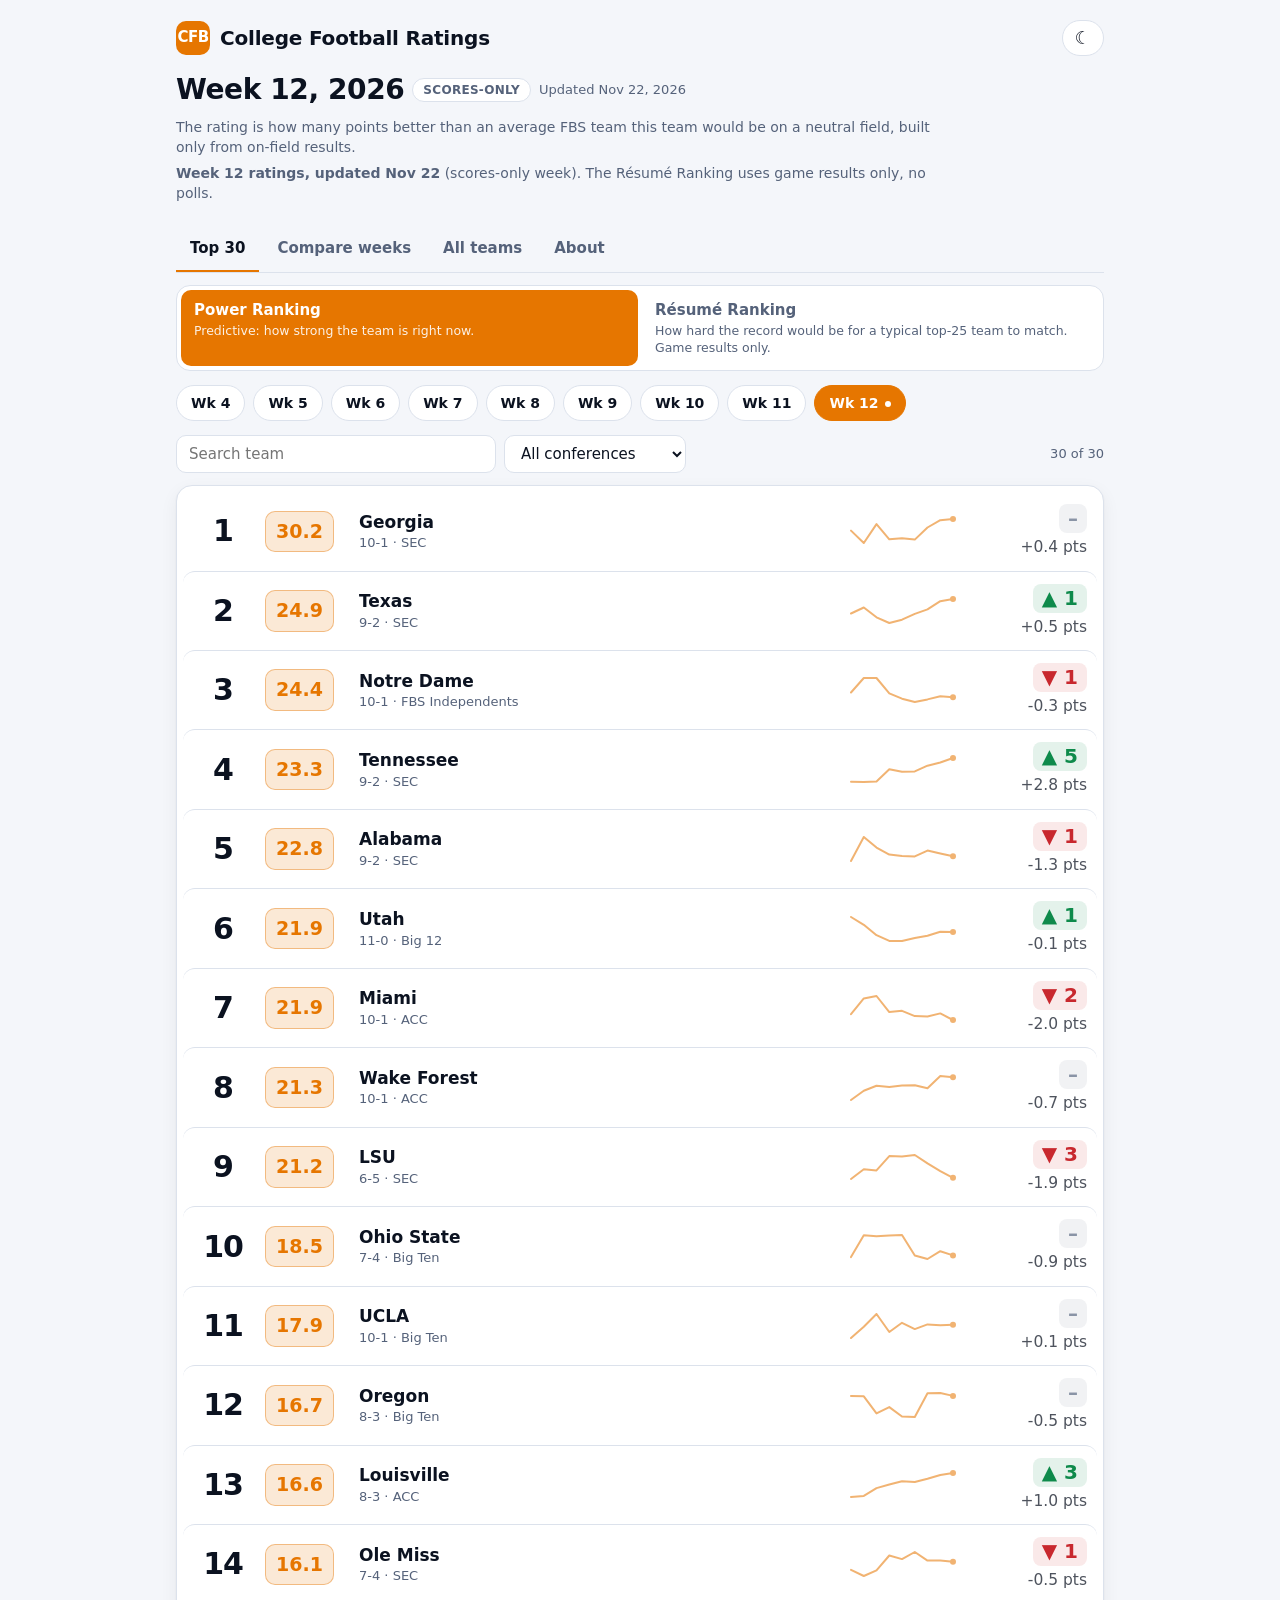
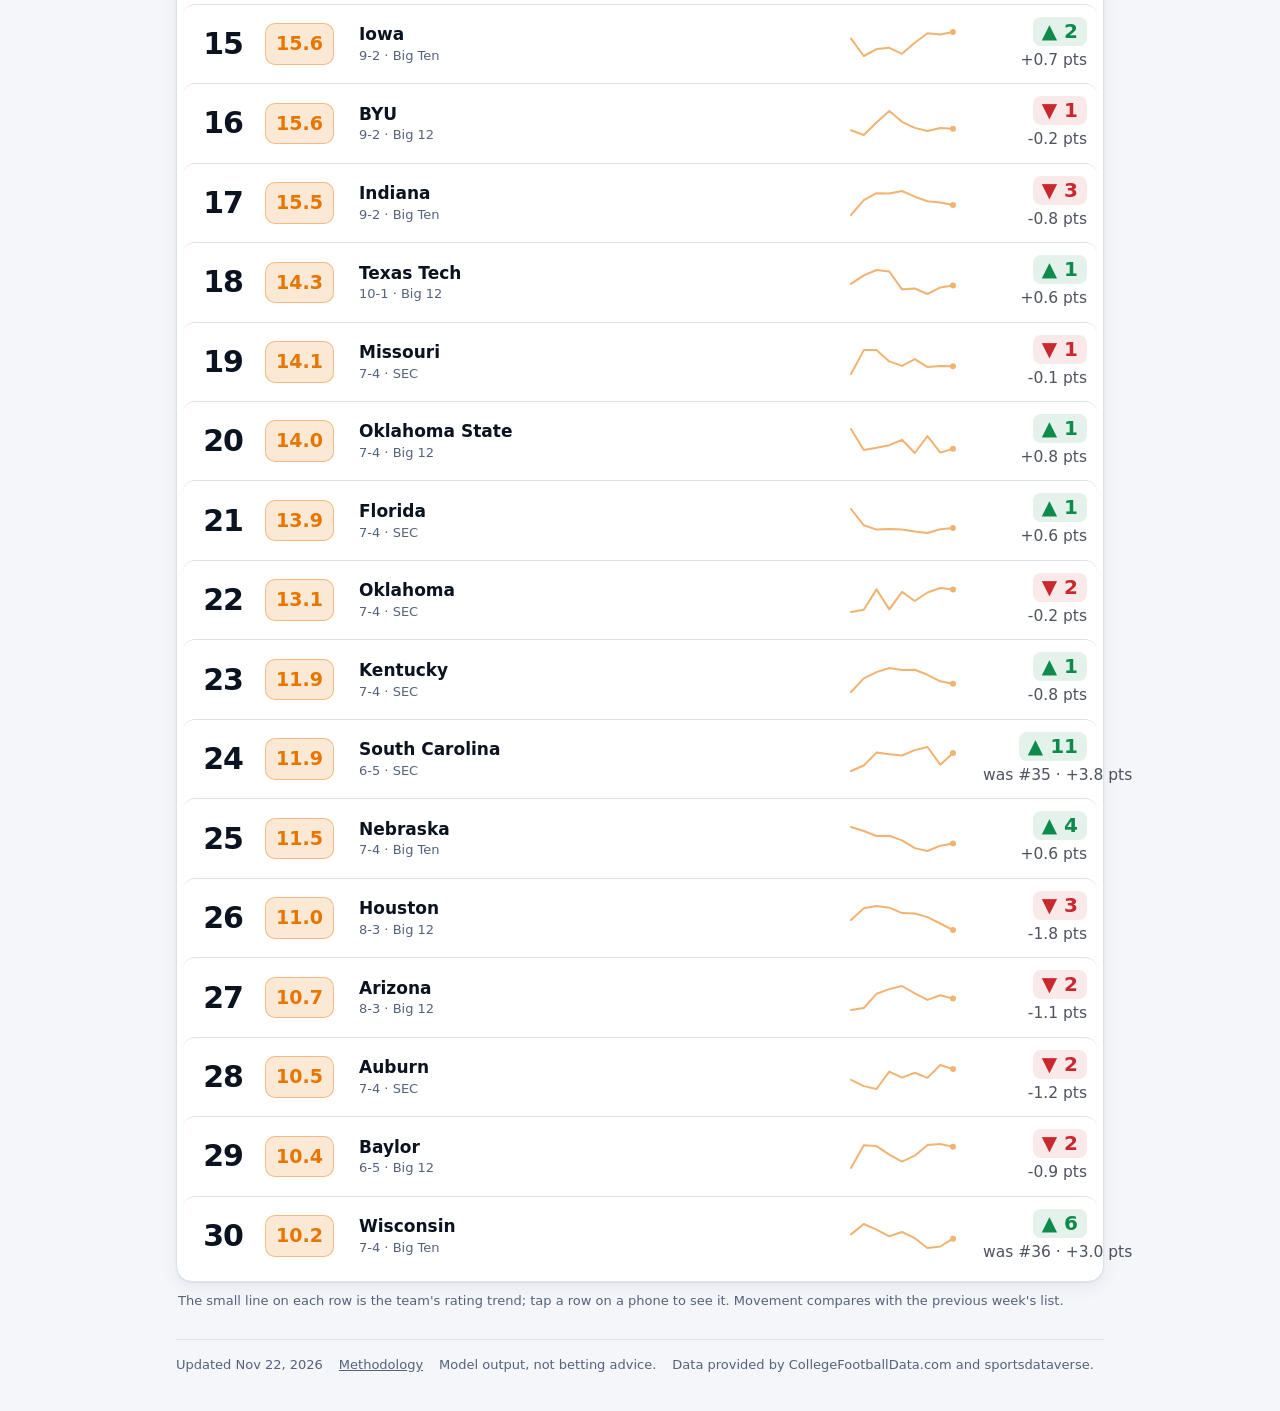
<file: docs/index.html>
<!doctype html>
<html lang="en" data-theme="dark">
<head>
<meta charset="utf-8">
<meta name="viewport" content="width=device-width,initial-scale=1,viewport-fit=cover">
<title>College Football Ratings 2026</title>
<meta name="description" content="Independent college football power ratings for every FBS team, built from on-field results only.">
<meta name="referrer" content="no-referrer">
<meta name="color-scheme" content="dark light">
<link rel="icon" href="assets/favicon.svg" type="image/svg+xml">
<script src="assets/theme.js"></script>
<link rel="stylesheet" href="assets/style.css">
</head>
<body>
<div class="wrap">
  <header class="top">
    <div class="titlebar">
      <a class="brand" href="#/"><span class="logo">CFB</span><h1>College Football Ratings</h1></a>
      <button class="iconbtn" id="themeBtn" type="button" aria-label="Toggle light or dark theme"></button>
    </div>
    <div class="weekline" id="weekline"></div>
    <p class="explain" id="explain">The rating is how many points better than an average FBS team this team would be on a neutral field, built only from on-field results.</p>
    <p class="explain" id="weeknote">Weekly ratings built from on-field results only. The Résumé Ranking uses game results only, no polls.</p>
  </header>
  <nav class="tabs" id="tabs" aria-label="Sections">
    <a id="tab-top" href="#/">Top 30</a>
    <a id="tab-compare" href="#/compare">Compare weeks</a>
    <a id="tab-teams" href="#/teams">All teams</a>
    <a id="tab-about" href="about.html">About</a>
  </nav>
  <main id="main"><div class="empty">Loading ratings…</div></main>
  <noscript><div class="err">This page needs JavaScript to show the ratings. The raw weekly data is at <a href="data/index.json">data/index.json</a>.</div></noscript>
  <footer class="foot" id="foot"></footer>
</div>
<script src="assets/common.js"></script>
<script src="assets/app.js"></script>
</body>
</html>
</file>
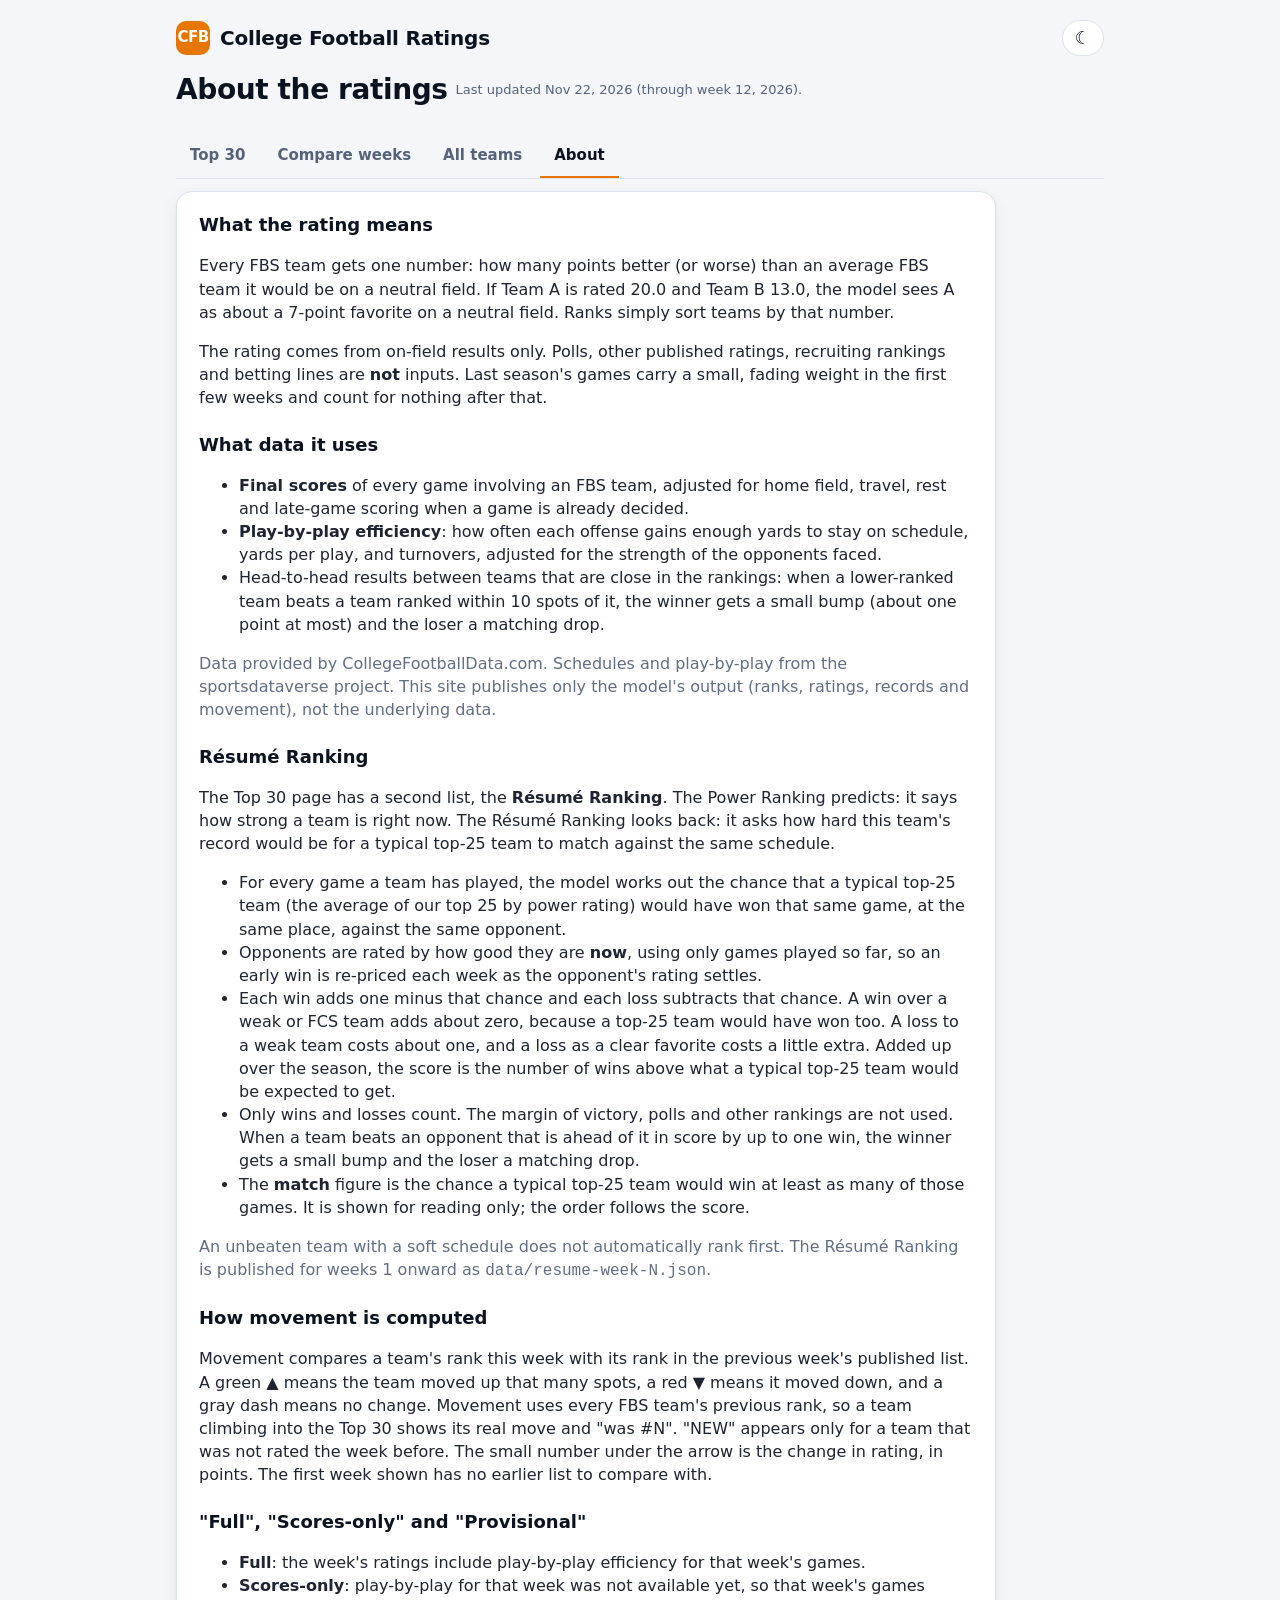
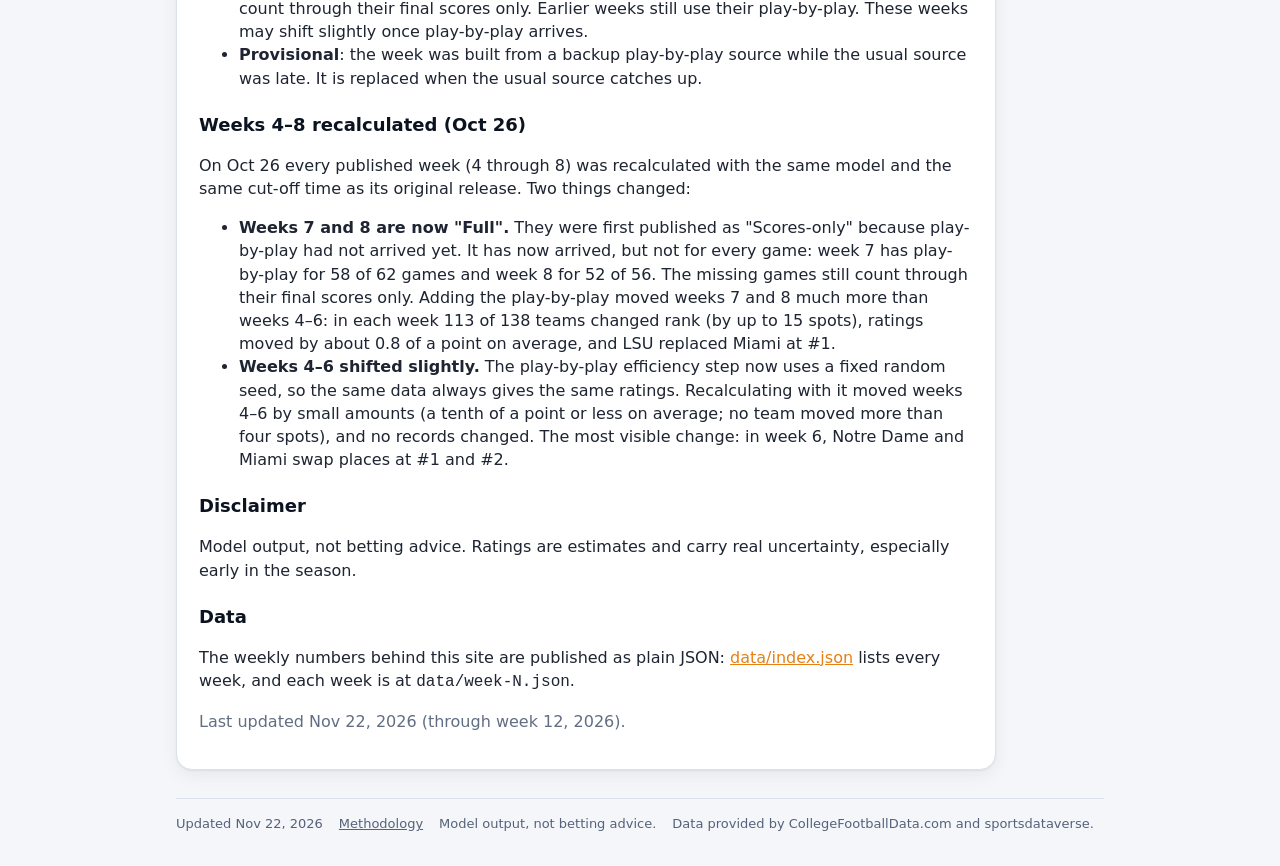
<file: docs/about.html>
<!doctype html>
<html lang="en" data-theme="dark">
<head>
<meta charset="utf-8">
<meta name="viewport" content="width=device-width,initial-scale=1,viewport-fit=cover">
<title>About the ratings · College Football Ratings 2026</title>
<meta name="description" content="How the college football ratings are built, in plain English.">
<meta name="referrer" content="no-referrer">
<meta name="color-scheme" content="dark light">
<link rel="icon" href="assets/favicon.svg" type="image/svg+xml">
<script src="assets/theme.js"></script>
<link rel="stylesheet" href="assets/style.css">
</head>
<body>
<div class="wrap">
  <header class="top">
    <div class="titlebar">
      <a class="brand" href="index.html"><span class="logo">CFB</span><h1>College Football Ratings</h1></a>
      <button class="iconbtn" id="themeBtn" type="button" aria-label="Toggle light or dark theme"></button>
    </div>
    <div class="weekline"><h2>About the ratings</h2><span class="updated" id="upd"></span></div>
  </header>
  <nav class="tabs" aria-label="Sections">
    <a href="index.html#/">Top 30</a>
    <a href="index.html#/compare">Compare weeks</a>
    <a href="index.html#/teams">All teams</a>
    <a class="on" href="about.html">About</a>
  </nav>
  <main>
    <article class="card prose">
      <h3>What the rating means</h3>
      <p>Every FBS team gets one number: how many points better (or worse) than an average FBS team it would be on a neutral field. If Team A is rated 20.0 and Team B 13.0, the model sees A as about a 7-point favorite on a neutral field. Ranks simply sort teams by that number.</p>
      <p>The rating comes from on-field results only. Polls, other published ratings, recruiting rankings and betting lines are <strong>not</strong> inputs. Last season's games carry a small, fading weight in the first few weeks and count for nothing after that.</p>

      <h3>What data it uses</h3>
      <ul>
        <li><strong>Final scores</strong> of every game involving an FBS team, adjusted for home field, travel, rest and late-game scoring when a game is already decided.</li>
        <li><strong>Play-by-play efficiency</strong>: how often each offense gains enough yards to stay on schedule, yards per play, and turnovers, adjusted for the strength of the opponents faced.</li>
        <li>Head-to-head results between teams that are close in the rankings: when a lower-ranked team beats a team ranked within 10 spots of it, the winner gets a small bump (about one point at most) and the loser a matching drop.</li>
      </ul>
      <p class="muted">Data provided by CollegeFootballData.com. Schedules and play-by-play from the sportsdataverse project. This site publishes only the model's output (ranks, ratings, records and movement), not the underlying data.</p>

      <h3>Résumé Ranking</h3>
      <p>The Top 30 page has a second list, the <strong>Résumé Ranking</strong>. The Power Ranking predicts: it says how strong a team is right now. The Résumé Ranking looks back: it asks how hard this team's record would be for a typical top-25 team to match against the same schedule.</p>
      <ul>
        <li>For every game a team has played, the model works out the chance that a typical top-25 team (the average of our top 25 by power rating) would have won that same game, at the same place, against the same opponent.</li>
        <li>Opponents are rated by how good they are <strong>now</strong>, using only games played so far, so an early win is re-priced each week as the opponent's rating settles.</li>
        <li>Each win adds one minus that chance and each loss subtracts that chance. A win over a weak or FCS team adds about zero, because a top-25 team would have won too. A loss to a weak team costs about one, and a loss as a clear favorite costs a little extra. Added up over the season, the score is the number of wins above what a typical top-25 team would be expected to get.</li>
        <li>Only wins and losses count. The margin of victory, polls and other rankings are not used. When a team beats an opponent that is ahead of it in score by up to one win, the winner gets a small bump and the loser a matching drop.</li>
        <li>The <strong>match</strong> figure is the chance a typical top-25 team would win at least as many of those games. It is shown for reading only; the order follows the score.</li>
      </ul>
      <p class="muted">An unbeaten team with a soft schedule does not automatically rank first. The Résumé Ranking is published for weeks 1 onward as <code>data/resume-week-N.json</code>.</p>

      <h3>How movement is computed</h3>
      <p>Movement compares a team's rank this week with its rank in the previous week's published list. A green ▲ means the team moved up that many spots, a red ▼ means it moved down, and a gray dash means no change. Movement uses every FBS team's previous rank, so a team climbing into the Top 30 shows its real move and "was #N". "NEW" appears only for a team that was not rated the week before. The small number under the arrow is the change in rating, in points. The first week shown has no earlier list to compare with.</p>

      <h3>"Full", "Scores-only" and "Provisional"</h3>
      <ul>
        <li><strong>Full</strong>: the week's ratings include play-by-play efficiency for that week's games.</li>
        <li><strong>Scores-only</strong>: play-by-play for that week was not available yet, so that week's games count through their final scores only. Earlier weeks still use their play-by-play. These weeks may shift slightly once play-by-play arrives.</li>
        <li><strong>Provisional</strong>: the week was built from a backup play-by-play source while the usual source was late. It is replaced when the usual source catches up.</li>
      </ul>

      <h3>Weeks 4–8 recalculated (Oct 26)</h3>
      <p>On Oct 26 every published week (4 through 8) was recalculated with the same model and the same cut-off time as its original release. Two things changed:</p>
      <ul>
        <li><strong>Weeks 7 and 8 are now "Full".</strong> They were first published as "Scores-only" because play-by-play had not arrived yet. It has now arrived, but not for every game: week 7 has play-by-play for 58 of 62 games and week 8 for 52 of 56. The missing games still count through their final scores only. Adding the play-by-play moved weeks 7 and 8 much more than weeks 4–6: in each week 113 of 138 teams changed rank (by up to 15 spots), ratings moved by about 0.8 of a point on average, and LSU replaced Miami at #1.</li>
        <li><strong>Weeks 4–6 shifted slightly.</strong> The play-by-play efficiency step now uses a fixed random seed, so the same data always gives the same ratings. Recalculating with it moved weeks 4–6 by small amounts (a tenth of a point or less on average; no team moved more than four spots), and no records changed. The most visible change: in week 6, Notre Dame and Miami swap places at #1 and #2.</li>
      </ul>

      <h3>Disclaimer</h3>
      <p>Model output, not betting advice. Ratings are estimates and carry real uncertainty, especially early in the season.</p>

      <h3>Data</h3>
      <p>The weekly numbers behind this site are published as plain JSON: <a href="data/index.json">data/index.json</a> lists every week, and each week is at <code>data/week-N.json</code>.</p>
      <p class="muted" id="upd2"></p>
    </article>
  </main>
  <footer class="foot" id="foot"><span>Model output, not betting advice.</span></footer>
</div>
<script src="assets/common.js"></script>
<script>
CFB.initTheme();
CFB.getJSON("data/index.json").then(function(idx){
  var s="Last updated "+CFB.fmtDate(idx.updated)+" (through week "+idx.latest+", "+idx.season+").";
  document.getElementById("upd").textContent=s; document.getElementById("upd2").textContent=s; CFB.footer(idx.updated);
}).catch(function(){ CFB.footer(""); });
</script>
</body>
</html>
</file>
<file: docs/assets/style.css>
/* College football ratings - static site. No external requests. */
:root{
  --bg:#0B1220; --card:#121C30; --card2:#18243D; --line:#22304D; --text:#FFFFFF; --muted:#9AA7BF;
  --accent:#FF8A00; --accent-ink:#0B1220; --up:#2FD07A; --down:#FF5A5F; --flat:#7D8AA3;
  --shade:255,138,0; --shadow:0 1px 0 rgba(255,255,255,.03), 0 8px 24px rgba(0,0,0,.25);
  --font:system-ui,-apple-system,"Segoe UI",Roboto,"Helvetica Neue",Arial,"Noto Sans",sans-serif;
  color-scheme:dark;
}
:root[data-theme="light"]{
  --bg:#F4F6FA; --card:#FFFFFF; --card2:#EEF2F8; --line:#DCE2EC; --text:#0B1220; --muted:#55627A;
  --accent:#E67600; --accent-ink:#FFFFFF; --up:#119A55; --down:#D7373D; --flat:#8A94A6;
  --shadow:0 1px 2px rgba(11,18,32,.06), 0 6px 18px rgba(11,18,32,.06);
  color-scheme:light;
}
*{box-sizing:border-box}
html,body{margin:0;padding:0}
body{background:var(--bg);color:var(--text);font-family:var(--font);font-size:16px;line-height:1.45;
  -webkit-font-smoothing:antialiased;font-variant-numeric:tabular-nums}
a{color:var(--accent)}
.wrap{max-width:1080px;margin:0 auto;padding:0 16px}
.sr{position:absolute;width:1px;height:1px;overflow:hidden;clip:rect(0 0 0 0);white-space:nowrap}

/* header */
header.top{padding:20px 0 8px}
.titlebar{display:flex;align-items:center;gap:12px;justify-content:space-between}
.brand{display:flex;align-items:center;gap:10px;text-decoration:none;color:var(--text)}
.brand .logo{width:34px;height:34px;border-radius:10px;background:var(--accent);display:grid;place-items:center;
  color:var(--accent-ink);font-weight:900;font-size:15px;letter-spacing:-.5px}
.brand h1{font-size:20px;margin:0;font-weight:800;letter-spacing:-.2px}
.iconbtn{background:var(--card);color:var(--text);border:1px solid var(--line);border-radius:999px;
  height:36px;min-width:36px;padding:0 12px;cursor:pointer;font:inherit;font-size:14px;display:inline-flex;align-items:center;gap:6px}
.iconbtn:hover{border-color:var(--accent)}
.weekline{display:flex;flex-wrap:wrap;align-items:center;gap:8px;margin-top:14px}
.weekline h2{margin:0;font-size:28px;font-weight:800;letter-spacing:-.4px}
.chip{display:inline-flex;align-items:center;height:24px;padding:0 10px;border-radius:999px;font-size:12px;
  font-weight:700;letter-spacing:.3px;text-transform:uppercase;border:1px solid var(--line);color:var(--muted);background:var(--card)}
.chip.full{color:var(--up);border-color:color-mix(in srgb,var(--up) 45%,transparent)}
.chip.scores{color:var(--muted)}
.chip.prov{background:var(--accent);color:var(--accent-ink);border-color:var(--accent)}
.updated{color:var(--muted);font-size:13px}
.explain{color:var(--muted);margin:6px 0 0;font-size:14px;max-width:760px}

/* tabs */
nav.tabs{display:flex;gap:4px;margin:16px 0 12px;border-bottom:1px solid var(--line);overflow-x:auto;scrollbar-width:none}
nav.tabs a{padding:10px 14px;color:var(--muted);text-decoration:none;font-weight:700;font-size:15px;white-space:nowrap;
  border-bottom:3px solid transparent;margin-bottom:-1px}
nav.tabs a:hover{color:var(--text)}
nav.tabs a.on{color:var(--text);border-bottom-color:var(--accent)}

/* week pills */
.pills{display:flex;gap:8px;overflow-x:auto;padding:4px 0 10px;scrollbar-width:thin}
.pill{flex:0 0 auto;border:1px solid var(--line);background:var(--card);color:var(--text);border-radius:999px;
  padding:7px 14px;font:inherit;font-size:14px;font-weight:700;cursor:pointer;text-decoration:none}
.pill:hover{border-color:var(--accent)}
.pill.on{background:var(--accent);border-color:var(--accent);color:var(--accent-ink)}
.pill .dot{display:inline-block;width:6px;height:6px;border-radius:50%;background:var(--accent);margin-left:6px;vertical-align:middle}
.pill.on .dot{background:var(--accent-ink)}

.toolbar{display:flex;flex-wrap:wrap;gap:8px;align-items:center;margin:4px 0 12px}
.toolbar input[type=search],.toolbar select{height:38px;border-radius:10px;border:1px solid var(--line);background:var(--card);
  color:var(--text);padding:0 12px;font:inherit;font-size:15px;min-width:0}
.toolbar input[type=search]{flex:1 1 200px;max-width:320px}
.toolbar .count{color:var(--muted);font-size:13px;margin-left:auto}
.card{background:var(--card);border:1px solid var(--line);border-radius:16px;box-shadow:var(--shadow)}

/* ranking rows */
.rows{list-style:none;margin:0;padding:6px}
.row{display:grid;grid-template-columns:52px 64px 1fr auto;align-items:center;gap:12px;padding:12px 10px;
  border-radius:12px;cursor:pointer;min-height:64px}
.row+.row{border-top:1px solid var(--line)}
.row:hover,.row.open{background:var(--card2)}
.rk{font-size:30px;font-weight:900;letter-spacing:-1px;text-align:center;line-height:1}
.badge{justify-self:start;background:color-mix(in srgb,var(--accent) 16%,transparent);color:var(--accent);
  border:1px solid color-mix(in srgb,var(--accent) 40%,transparent);border-radius:8px;padding:4px 8px;font-weight:800;font-size:15px;min-width:54px;text-align:center}
.tm{min-width:0}
.tm .name{font-weight:800;font-size:17px;white-space:nowrap;overflow:hidden;text-overflow:ellipsis}
.tm .sub{color:var(--muted);font-size:13px}
.mv{text-align:right;min-width:62px}
.mv .arr{font-weight:800;font-size:15px;white-space:nowrap}
.mv .arr.up{color:var(--up)} .mv .arr.down{color:var(--down)} .mv .arr.flat{color:var(--flat)}
.mv .arr.new{color:var(--accent);font-size:12px;letter-spacing:.5px}
.mv .dr{color:var(--muted);font-size:12px;white-space:nowrap}
.detail{grid-column:1/-1;display:none;padding:6px 4px 2px 64px;color:var(--muted);font-size:13px}
.row.open .detail{display:flex;align-items:center;gap:14px;flex-wrap:wrap}
.spark{display:block}
.spark path{fill:none;stroke:var(--accent);stroke-width:2;stroke-linejoin:round;stroke-linecap:round}
.spark circle{fill:var(--accent)}
.spark text{fill:var(--muted);font-size:10px}
@media (min-width:700px){
  .row{grid-template-columns:64px 72px 1fr 120px 96px}
  .row .detail{grid-column:1/-1}
  .sparkcell{display:block}
}
.sparkcell{display:none}
@media (max-width:420px){
  .row{grid-template-columns:40px 56px 1fr auto;gap:8px;padding:12px 6px}
  .rk{font-size:24px}
  .badge{min-width:48px;font-size:14px;padding:3px 6px}
  .tm .name{font-size:16px}
  .detail{padding-left:4px}
}

/* tables */
.tablewrap{overflow-x:auto;-webkit-overflow-scrolling:touch;border-radius:16px}
table.grid{border-collapse:separate;border-spacing:0;width:100%;font-size:14px}
table.grid th,table.grid td{padding:10px 12px;text-align:right;white-space:nowrap;border-bottom:1px solid var(--line)}
table.grid thead th{position:sticky;top:0;background:var(--card);color:var(--muted);font-size:12px;text-transform:uppercase;letter-spacing:.4px;z-index:2}
table.grid th.sortable{cursor:pointer;user-select:none}
table.grid th.sortable:hover{color:var(--text)}
table.grid th.sorted{color:var(--accent)}
table.grid .l{text-align:left}
table.grid .frz{position:sticky;left:0;background:var(--card);z-index:1;text-align:left;box-shadow:1px 0 0 var(--line)}
table.grid thead .frz{z-index:3}
table.grid tbody tr:hover td{background:var(--card2)}
table.grid tbody tr:hover td.cell{filter:brightness(1.08)}
table.grid .tname{font-weight:800;font-size:15px}
table.grid .trec{color:var(--muted);font-size:12px;margin-left:6px;font-weight:500}
table.grid .bigrk{font-weight:900;font-size:18px;text-align:center}
td.cell{min-width:104px}
td.cell .c{font-weight:700}
td.cell .a{font-size:11px;margin-left:4px}
td.cell .a.up{color:var(--up)} td.cell .a.down{color:var(--down)}
td.cell.na{color:var(--flat)}
.delta.up{color:var(--up);font-weight:800}.delta.down{color:var(--down);font-weight:800}.delta.flat{color:var(--flat)}
.subtabs{display:inline-flex;background:var(--card);border:1px solid var(--line);border-radius:999px;padding:3px;margin-bottom:12px}
.subtabs a{padding:7px 14px;border-radius:999px;color:var(--muted);text-decoration:none;font-weight:700;font-size:14px}
.subtabs a.on{background:var(--accent);color:var(--accent-ink)}
.weekpick{display:flex;flex-wrap:wrap;gap:6px;align-items:center}
.weekpick label{display:inline-flex;align-items:center;gap:4px;border:1px solid var(--line);background:var(--card);border-radius:999px;
  padding:6px 11px;font-size:13px;font-weight:700;cursor:pointer;user-select:none}
.weekpick input{accent-color:var(--accent);margin:0}
.weekpick label.on{border-color:var(--accent)}
.lbl{color:var(--muted);font-size:13px;font-weight:600;margin-right:2px}
.note{color:var(--muted);font-size:13px;margin:10px 2px}

/* chart */
.chartcard{padding:12px}
.chartsvg{width:100%;height:auto;display:block}
.chartsvg .gridl{stroke:var(--line);stroke-width:1}
.chartsvg .axis{fill:var(--muted);font-size:12px}
.chartsvg .ln{fill:none;stroke-width:2.5;stroke-linejoin:round;stroke-linecap:round}
.chartsvg .lbltxt{font-size:12px;font-weight:700}
.chartsvg g.series:hover .ln{stroke-width:4.5}
.chartsvg g.series.dim{opacity:.18}
.teamchips{display:flex;flex-wrap:wrap;gap:6px;margin:10px 0}
.tchip{display:inline-flex;align-items:center;gap:6px;border:1px solid var(--line);border-radius:999px;padding:4px 6px 4px 10px;font-size:13px;font-weight:700;background:var(--card)}
.tchip i{width:10px;height:10px;border-radius:50%;display:inline-block}
.tchip button{background:none;border:0;color:var(--muted);cursor:pointer;font-size:15px;line-height:1;padding:0 4px}
.tchip button:hover{color:var(--down)}

/* about */
.prose{padding:20px 22px;max-width:820px}
.prose h3{margin:22px 0 6px;font-size:18px}
.prose h3:first-child{margin-top:0}
.prose p,.prose li{color:var(--text);opacity:.92}
.prose .muted{color:var(--muted)}

footer.foot{margin:28px 0 36px;padding-top:16px;border-top:1px solid var(--line);color:var(--muted);font-size:13px;display:flex;flex-wrap:wrap;gap:6px 16px}
footer.foot a{color:var(--muted)} footer.foot a:hover{color:var(--accent)}
.empty{padding:28px;text-align:center;color:var(--muted)}
.err{padding:16px;border:1px solid var(--down);border-radius:12px;color:var(--down)}
/* sparkline column: desktop only, revealed on hover/tap without layout shift */
.sparkcell{display:none}
@media (min-width:700px){
  .sparkcell{display:block;visibility:hidden}
  .row:hover .sparkcell,.row.open .sparkcell{visibility:visible}
  .row.open .detail{display:none}
}
#themeBtn{font-size:18px}
@media (max-width:420px){ nav.tabs a{padding:10px 9px;font-size:14px} .weekline h2{font-size:24px} }

/* ---- Lila review fixes (10/25) ---- */
:root{--up:#3BE58C;--down:#FF6B70;--up-bg:rgba(59,229,140,.14);--down-bg:rgba(255,107,112,.14);--flat-bg:rgba(125,138,163,.12);
  --cellarr-bg:rgba(11,18,32,.72)}
:root[data-theme="light"]{--up:#0E8A4B;--down:#C8282E;--up-bg:rgba(14,138,75,.11);--down-bg:rgba(200,40,46,.10);--flat-bg:rgba(138,148,166,.12);
  --cellarr-bg:rgba(255,255,255,.88)}
.wrap{max-width:960px}
/* 1. movement: ~1.3x, tinted pill for contrast */
.mv{min-width:86px}
.mv .arr{display:inline-block;font-size:20px;font-weight:900;padding:2px 9px;border-radius:8px;line-height:1.25}
.mv .arr.up{background:var(--up-bg)} .mv .arr.down{background:var(--down-bg)} .mv .arr.flat{background:var(--flat-bg)}
.mv .arr.new{font-size:15px;background:color-mix(in srgb,var(--accent) 16%,transparent)}
.mv .dr{font-size:15.5px;margin-top:3px;color:var(--text);opacity:.72}
/* 2. larger rating badge */
.badge{font-size:19px;min-width:66px;padding:6px 10px;border-radius:10px}
/* 3. rows look tappable: chevron on mobile, always-on sparkline on desktop */
.row{position:relative}
.row .chev{position:absolute;right:6px;top:50%;transform:translateY(-50%);color:var(--muted);font-size:18px;transition:transform .15s;display:none}
.row.open .chev{transform:translateY(-50%) rotate(90deg)}
@media (max-width:699px){ .row{padding-right:26px} .row .chev{display:block} }
@media (min-width:700px){
  .row{grid-template-columns:60px 82px 1fr 124px 104px}
  .sparkcell{visibility:visible;opacity:.55;transition:opacity .15s}
  .row:hover .sparkcell,.row.open .sparkcell{opacity:1}
}
@media (max-width:420px){
  .badge{min-width:54px;font-size:16px;padding:4px 7px}
  .mv{min-width:70px} .mv .arr{font-size:17px;padding:2px 7px} .mv .dr{font-size:13.5px}
  .row{grid-template-columns:36px 58px 1fr auto}
}
/* 4. compare-cell arrows: bigger, on a contrasting chip */
td.cell .a{font-size:13px;font-weight:900;margin-left:6px;padding:1px 5px;border-radius:6px;background:var(--cellarr-bg)}
td.cell .c{font-size:15px}
@media (max-width:420px){ .tm .name{white-space:normal;line-height:1.2} }

/* ---- Power / Résumé toggle (Nov 1) ---- */
.methods{display:grid;grid-template-columns:1fr 1fr;gap:4px;background:var(--card);border:1px solid var(--line);border-radius:14px;padding:4px;margin:0 0 10px}
.method{display:block;padding:9px 12px;border-radius:10px;text-decoration:none;color:var(--muted);border:1px solid transparent}
.method:hover{color:var(--text);border-color:var(--line)}
.method:focus-visible{outline:2px solid var(--accent);outline-offset:1px}
.method .mname{display:block;font-weight:800;font-size:15px;color:inherit}
.method .mdesc{display:block;font-size:12.5px;line-height:1.3;margin-top:2px}
.method.on{background:var(--accent);color:var(--accent-ink)}
.method.on .mdesc{opacity:.9}
.msg{padding:18px 20px}
.msg p{margin:6px 0}
/* résumé rows: same row look; match % column on desktop, key games in the expandable detail */
.row.rs .keys{display:none;color:var(--muted);font-size:12.5px;line-height:1.3;margin-top:2px}
.row.rs .mcell{display:none;text-align:right}
.row.rs .mcell .mp{font-weight:800;font-size:17px}
.row.rs .mcell .dr{color:var(--muted);font-size:12px}
.row.rs .mv .dr{font-size:13.5px}
.row.rs .rdetail{grid-column:1/-1;display:none;padding:4px 4px 2px;color:var(--text);font-size:13.5px}
.row.rs.open .rdetail{display:flex;flex-wrap:wrap;gap:6px 28px}
.rdetail .mline{flex-basis:100%;margin:0 0 2px;color:var(--muted)}
.rdetail .mline b{color:var(--text)}
.rdetail h4{margin:4px 0 4px;font-size:12px;text-transform:uppercase;letter-spacing:.4px;color:var(--muted)}
.rdetail ul{list-style:none;margin:0;padding:0}
.rdetail li{padding:2px 0}
.rdetail p{margin:0;color:var(--muted)}
.rdetail .pr{color:var(--muted);font-size:12px;border:1px solid var(--line);border-radius:6px;padding:0 4px}
.rdetail .sc{font-weight:700}
.rdetail .cr{font-weight:800;font-size:12.5px;padding:0 5px;border-radius:6px}
.rdetail .cr.up{color:var(--up);background:var(--up-bg)} .rdetail .cr.down{color:var(--down);background:var(--down-bg)} .rdetail .cr.flat{color:var(--flat)}
.rdetail .muted{color:var(--muted)}
.row.rs .chev{display:block}
.row.rs{padding-right:26px}
@media (min-width:700px){
  .row.rs{grid-template-columns:60px 82px 1fr 92px 104px}
  .row.rs .mcell{display:block}
  .row.rs .keys{display:block}
  .row.rs .rdetail{padding-left:154px}
  .rdetail .mline{display:none}
}
@media (max-width:420px){
  .method{padding:8px 9px} .method .mname{font-size:14px} .method .mdesc{font-size:12px}
}
.row.rs .nw{white-space:nowrap}
.row.rs .chev{top:36px}
</file>
